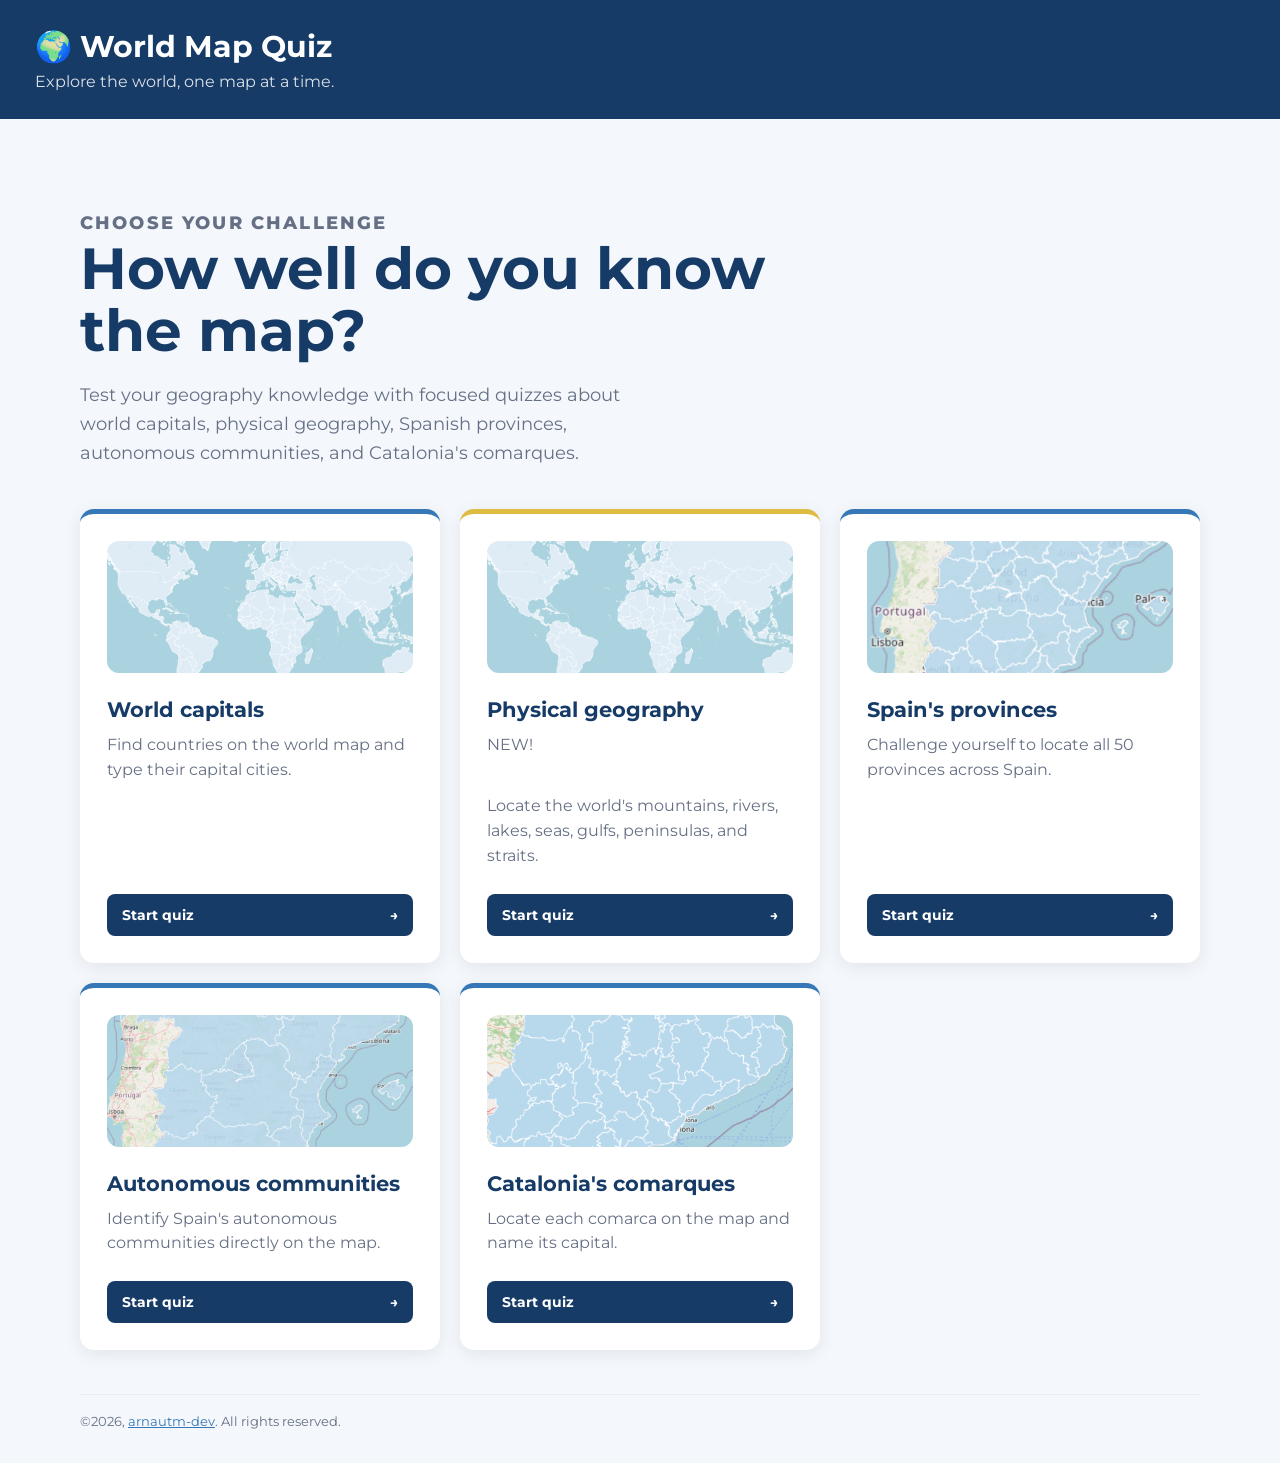
<file: index.html>
<!DOCTYPE html>
<html lang="en">
<head>
	<meta charset="UTF-8">
	<meta name="viewport" content="width=device-width, initial-scale=1.0">
	<title>World Map Quiz</title>
	<link rel="preconnect" href="https://fonts.googleapis.com">
	<link rel="preconnect" href="https://fonts.gstatic.com" crossorigin>
	<link href="https://fonts.googleapis.com/css2?family=Montserrat:wght@400;600;700;800&display=swap" rel="stylesheet">
	<link rel="stylesheet" href="styles.css">
	<style>
		body {
			min-width: 320px;
			min-height: 100vh;
			background: #f4f7fb;
		}

		header {
			padding: 28px 35px;
		}

		.home-main {
			display: block;
			width: min(1120px, calc(100% - 36px));
			margin: 0 auto;
			padding: 72px 0 34px;
		}

		.intro {
			max-width: 700px;
			margin-bottom: 42px;
		}

		.eyebrow {
			margin: 0 0 12px;
			color: #3678b7;
			font-size: 13px;
			font-weight: 800;
			letter-spacing: .12em;
			text-transform: uppercase;
		}

		.intro h2 {
			margin: 0;
			color: #173b67;
			font-size: clamp(34px, 5vw, 58px);
			line-height: 1.08;
		}

		.intro p {
			max-width: 590px;
			margin: 18px 0 0;
			color: #667085;
			font-size: 18px;
			line-height: 1.6;
		}

		.quiz-grid {
			display: grid;
			grid-template-columns: repeat(3, 1fr);
			gap: 20px;
		}

		.quiz-card {
			display: flex;
			min-height: 280px;
			flex-direction: column;
			padding: 27px;
			border-top: 5px solid #3678b7;
			transition: transform .2s ease, box-shadow .2s ease;
		}

		.featured {
			display: flex;
			min-height: 280px;
			flex-direction: column;
			padding: 27px;
			border-top: 5px solid #debc42;
			transition: transform .2s ease, box-shadow .2s ease;
		}

		.quiz-card:hover {
			transform: translateY(-5px);
			box-shadow: 0 10px 25px rgba(23, 59, 103, .14);
		}

		.quiz-icon {
			width: 100%;
			height: 132px;
			margin-bottom: 24px;
			overflow: hidden;
			border-radius: 12px;
			background: #dcecf7;
		}

		.quiz-icon img {
			display: block;
			width: 100%;
			height: 100%;
			object-fit: cover;
		}

		.quiz-card h3 {
			margin: 0;
			color: #173b67;
			font-size: 21px;
		}

		.quiz-card p {
			flex: 1;
			margin: 11px 0 25px;
			color: #667085;
			line-height: 1.55;
		}

		.quiz-link {
			display: inline-flex;
			align-items: center;
			justify-content: space-between;
			padding: 12px 15px;
			border-radius: 8px;
			background: #173b67;
			color: white;
			font-size: 14px;
			font-weight: 700;
			text-decoration: none;
		}

		.quiz-link:hover {
			background: #3678b7;
		}

		.home-footer {
			margin-top: 44px;
			padding-top: 18px;
			border-top: 1px solid #eaecf0;
			color: #667085;
			font-size: 13px;
		}

		.home-footer a {
			color: #3678b7;
		}

		@media (max-width: 760px) {
			header { padding: 22px 20px; }
			header h1 { font-size: 25px; }
			.home-main { width: min(100% - 30px, 560px); padding-top: 48px; }
			.quiz-grid { grid-template-columns: 1fr; }
			.quiz-card { min-height: 0; }
		}
	</style>
</head>
<body>
	<header>
		<h1>🌍 World Map Quiz</h1>
		<p>Explore the world, one map at a time.</p>
	</header>

	<main class="home-main">
		<section class="intro">
			<p class="eyebrow">Choose your challenge</p>
			<h2>How well do you know the map?</h2>
			<p>Test your geography knowledge with focused quizzes about world capitals, physical geography, Spanish provinces, autonomous communities, and Catalonia's comarques.</p>
		</section>

		<section class="quiz-grid" aria-label="Available quizzes">
			<article class="card quiz-card">
				<div class="quiz-icon">
					<img src="assets/worldcountries.png" alt="World map with country borders">
				</div>
				<h3>World capitals</h3>
				<p>Find countries on the world map and type their capital cities.</p>
				<a class="quiz-link" href="countries.html">Start quiz <span aria-hidden="true">→</span></a>
			</article>

			<article class="card quiz-card featured">
				<div class="quiz-icon">
					<img src="assets/worldcountries.png" alt="Blank outline map of the world">
				</div>
				<h3>Physical geography</h3>
				<p>NEW!</p>
				<p>Locate the world's mountains, rivers, lakes, seas, gulfs, peninsulas, and straits.</p>
				<a class="quiz-link" href="physical.html">Start quiz <span aria-hidden="true">→</span></a>
			</article>

			<article class="card quiz-card">
				<div class="quiz-icon">
					<img src="assets/spainprovinces.png" alt="Map of Spain's provinces">
				</div>
				<h3>Spain's provinces</h3>
				<p>Challenge yourself to locate all 50 provinces across Spain.</p>
				<a class="quiz-link" href="provinces.html">Start quiz <span aria-hidden="true">→</span></a>
			</article>

			<article class="card quiz-card">
				<div class="quiz-icon">
					<img src="assets/spaincomunities.png" alt="Map of Spain's autonomous communities">
				</div>
				<h3>Autonomous communities</h3>
				<p>Identify Spain's autonomous communities directly on the map.</p>
				<a class="quiz-link" href="autonomus.html">Start quiz <span aria-hidden="true">→</span></a>
			</article>

			<article class="card quiz-card">
				<div class="quiz-icon">
					<img src="assets/comarques.png" alt="Map of Catalonia's subregions (comarques)">
				</div>
				<h3>Catalonia's comarques</h3>
				<p>Locate each comarca on the map and name its capital.</p>
				<a class="quiz-link" href="comarques.html">Start quiz <span aria-hidden="true">→</span></a>
			</article>
		</section>

		<footer class="home-footer">
			©2026, <a href="https://arnautm-dev.netlify.app">arnautm-dev</a>. All rights reserved.
		</footer>
	</main>
</body>
</html>
</file>
<file: styles.css>
* {
  box-sizing: border-box;
}

body {
  margin: 0;
  min-width: 1200px;
  font-family: Montserrat ,Arial, Helvetica, sans-serif;
  background: #f4f7fb;
  color: #1d2939;
}

button, input {
  font-family: inherit;
}

header {
  background: #173b67;
  color: white;
  padding: 22px 35px;
}

header h1 {
  margin: 0;
  font-size: 30px;
}

header p {
  margin: 7px 0 0;
  opacity: 0.85;
}

main {
  width: 1390px;
  margin: 25px auto;
  display: grid;
  grid-template-columns: 930px 430px;
  gap: 25px;
}

.card {
  background: white;
  border-radius: 14px;
  box-shadow: 0 4px 18px rgba(0,0,0,0.08);
  padding: 20px;
}

.map-card {
  padding: 15px;
}

#map {
  width: 100%;
  height: 610px;
  border-radius: 10px;
  overflow: hidden;
  background: #dcecf7;
}

.country-shape {
  transition: fill 0.15s ease;
}

.country-shape:hover {
  cursor: pointer;
  fill: #78acd4;
}

.country-disabled {
  pointer-events: none;
}

.question {
  margin-bottom: 15px;
}

.question-title {
  font-size: 16px;
  color: #667085;
  margin-bottom: 5px;
}

.country-name {
  font-size: 29px;
  font-weight: bold;
}

.flag {
  font-size: 38px;
  vertical-align: middle;
  margin-right: 8px;
}

.capital-area {
  margin-top: 18px;
}

.capital-area label {
  display: block;
  font-weight: bold;
  margin-bottom: 7px;
}

.capital-row {
  display: flex;
  gap: 8px;
}

input {
  flex: 1;
  padding: 13px;
  border: 2px solid #d0d5dd;
  border-radius: 8px;
  font-size: 16px;
  outline: none;
}

input:focus {
  border-color: #3678b7;
}

button {
  border: none;
  border-radius: 8px;
  padding: 12px 17px;
  font-size: 15px;
  font-weight: bold;
  cursor: pointer;
  background: #173b67;
  color: white;
}

button:hover:not(:disabled) {
  opacity: 0.9;
}

button:disabled {
  opacity: 0.45;
  cursor: not-allowed;
}

#checkCapital {
  background: #26734d;
}

#nextCountry {
  background: #667085;
  width: 100%;
  margin-top: 12px;
}

.feedback {
  min-height: 50px;
  margin-top: 12px;
  padding: 12px;
  border-radius: 8px;
  display: none;
  line-height: 1.4;
}

.feedback.correct {
  display: block;
  background: #e7f6ec;
  color: #17663b;
}

.feedback.wrong {
  display: block;
  background: #fdecec;
  color: #a52323;
}

.feedback.partial {
  display: block;
  background: #fff4e5;
  color: #b54708;
}

.decision-buttons {
  display: none;
  gap: 8px;
  margin-top: 10px;
}

.decision-buttons button {
  flex: 1;
}

#acceptAnyway {
  background: #26734d;
}

#markCapitalWrong {
  background: #a52323;
}

.sidebar h2 {
  margin-top: 0;
}

.stats {
  display: grid;
  grid-template-columns: 1fr 1fr;
  gap: 10px;
  margin: 15px 0;
}

.stat {
  background: #f2f4f7;
  border-radius: 10px;
  padding: 13px;
}

.stat-number {
  font-size: 25px;
  font-weight: bold;
}

#score.score-low {
  color: #a52323;
}

#score.score-high {
  color: #26734d;
}

#score.score-normal {
  color: #1D2939;
}

.stat-label {
  color: #667085;
  font-size: 13px;
  margin-top: 3px;
}

.section {
  border-top: 1px solid #eaecf0;
  padding-top: 17px;
  margin-top: 17px;
}

.section h3 {
  margin-top: 0;
  font-size: 17px;
}

.option {
  display: flex;
  align-items: center;
  gap: 8px;
  margin: 9px 0;
}

.option input {
  flex: none;
  width: 17px;
  height: 17px;
}

.progress-wrapper {
  margin-top: 8px;
}

.progress-bar {
  height: 9px;
  background: #eaecf0;
  border-radius: 10px;
  overflow: hidden;
}

#progressFill {
  height: 100%;
  width: 0%;
  background: #3678b7;
  transition: width 0.2s ease;
}

#progressText {
  font-size: 13px;
  color: #667085;
  margin-top: 5px;
}

.how-it-works {
  padding-left: 20px;
  line-height: 1.6;
}

.small {
  font-size: 13px;
  color: #667085;
}

.small a {
  color: inherit;
  text-decoration: none;
}

#restart {
  width: 100%;
  background: #173b67;
}

.finished {
  text-align: center;
  padding: 50px 20px;
}

.finished h2 {
  font-size: 30px;
}

/* Physical geography quiz */
.physical-page {
  min-width: 320px;
}

.physical-page main {
  width: min(1390px, calc(100% - 36px));
  grid-template-columns: minmax(0, 930px) minmax(280px, 430px);
}

.physical-page #map {
  height: min(68vh, 720px);
  min-height: 440px;
  background: #dcecf7;
  cursor: crosshair;
}

.physical-page .physical-question {
  display: flex;
  align-items: center;
  justify-content: space-between;
  gap: 12px;
  margin-bottom: 16px;
}

.physical-page .physical-question-name {
  color: #173b67;
  font-size: clamp(22px, 3vw, 30px);
  font-weight: 700;
}

.physical-page .physical-question-count {
  flex: none;
  color: #667085;
  font-size: 14px;
  font-weight: 700;
}

.physical-page .physical-map-card {
  padding: 15px;
}

.physical-page .physical-feedback {
  min-height: 52px;
}

.physical-page #nextFeature,
.physical-page #playAgain {
  width: 100%;
  margin-top: 12px;
  background: #3678b7;
}

.physical-page #acceptPhysicalGuess {
  background: #26734d;
}

.physical-page #rejectPhysicalGuess {
  background: #a52323;
}

.physical-page .physical-map-legend {
  display: flex;
  flex-wrap: wrap;
  gap: 8px 18px;
  margin-top: 12px;
  color: #667085;
  font-size: 13px;
}

.physical-page .legend-item {
  display: inline-flex;
  align-items: center;
  gap: 7px;
}

.physical-page .legend-dot {
  width: 12px;
  height: 12px;
  border: 2px solid white;
  border-radius: 50%;
  box-shadow: 0 0 0 1px rgba(29, 41, 57, .2);
}

.physical-page .legend-dot.guess { background: #d64545; }
.physical-page .legend-dot.answer { background: #26734d; }

.physical-page .physical-result {
  display: none;
  text-align: center;
}

.physical-page .physical-result.visible {
  display: block;
}

.physical-page .physical-result-score {
  margin: 20px 0;
  color: #173b67;
  font-size: clamp(36px, 7vw, 58px);
  font-weight: 800;
}

.physical-page .physical-error {
  color: #a52323;
}

.physical-page .physical-attribution {
  margin-top: 10px;
  color: #667085;
  font-size: 11px;
  text-align: right;
}

.physical-page .physical-options {
  margin-bottom: 16px;
}

.physical-page .physical-options fieldset {
  display: grid;
  grid-template-columns: 1fr 1fr;
  gap: 9px;
  margin: 0;
  padding: 12px;
  border: 1px solid #d0d5dd;
  border-radius: 8px;
}

.physical-page .physical-options legend {
  padding: 0 5px;
  font-size: 14px;
  font-weight: 700;
}

.physical-page .physical-options label {
  display: flex;
  align-items: center;
  gap: 7px;
  font-size: 13px;
}

.physical-page .physical-options input {
  flex: none;
  width: 16px;
  height: 16px;
  margin: 0;
  accent-color: #3678b7;
}

.physical-page .physical-options p {
  margin: 10px 0 0;
}

.physical-page #applyContinents {
  width: 100%;
  margin-top: 12px;
  background: #3678b7;
}

@media (max-width: 850px) {
  .physical-page main {
    width: min(100% - 24px, 650px);
    grid-template-columns: minmax(0, 1fr);
    gap: 16px;
    margin: 16px auto;
  }

  .physical-page #map {
    height: min(65vh, 600px);
    min-height: 360px;
  }

  .physical-page header {
    padding: 18px 20px;
  }

  .physical-page header h1 {
    font-size: 25px;
  }
}

@media (max-width: 480px) {
  .physical-page main {
    width: calc(100% - 16px);
  }

  .physical-page .card {
    padding: 15px;
  }

  .physical-page .physical-map-card {
    padding: 9px;
  }

  .physical-page #map {
    height: 58vh;
    min-height: 320px;
  }
}
</file>
